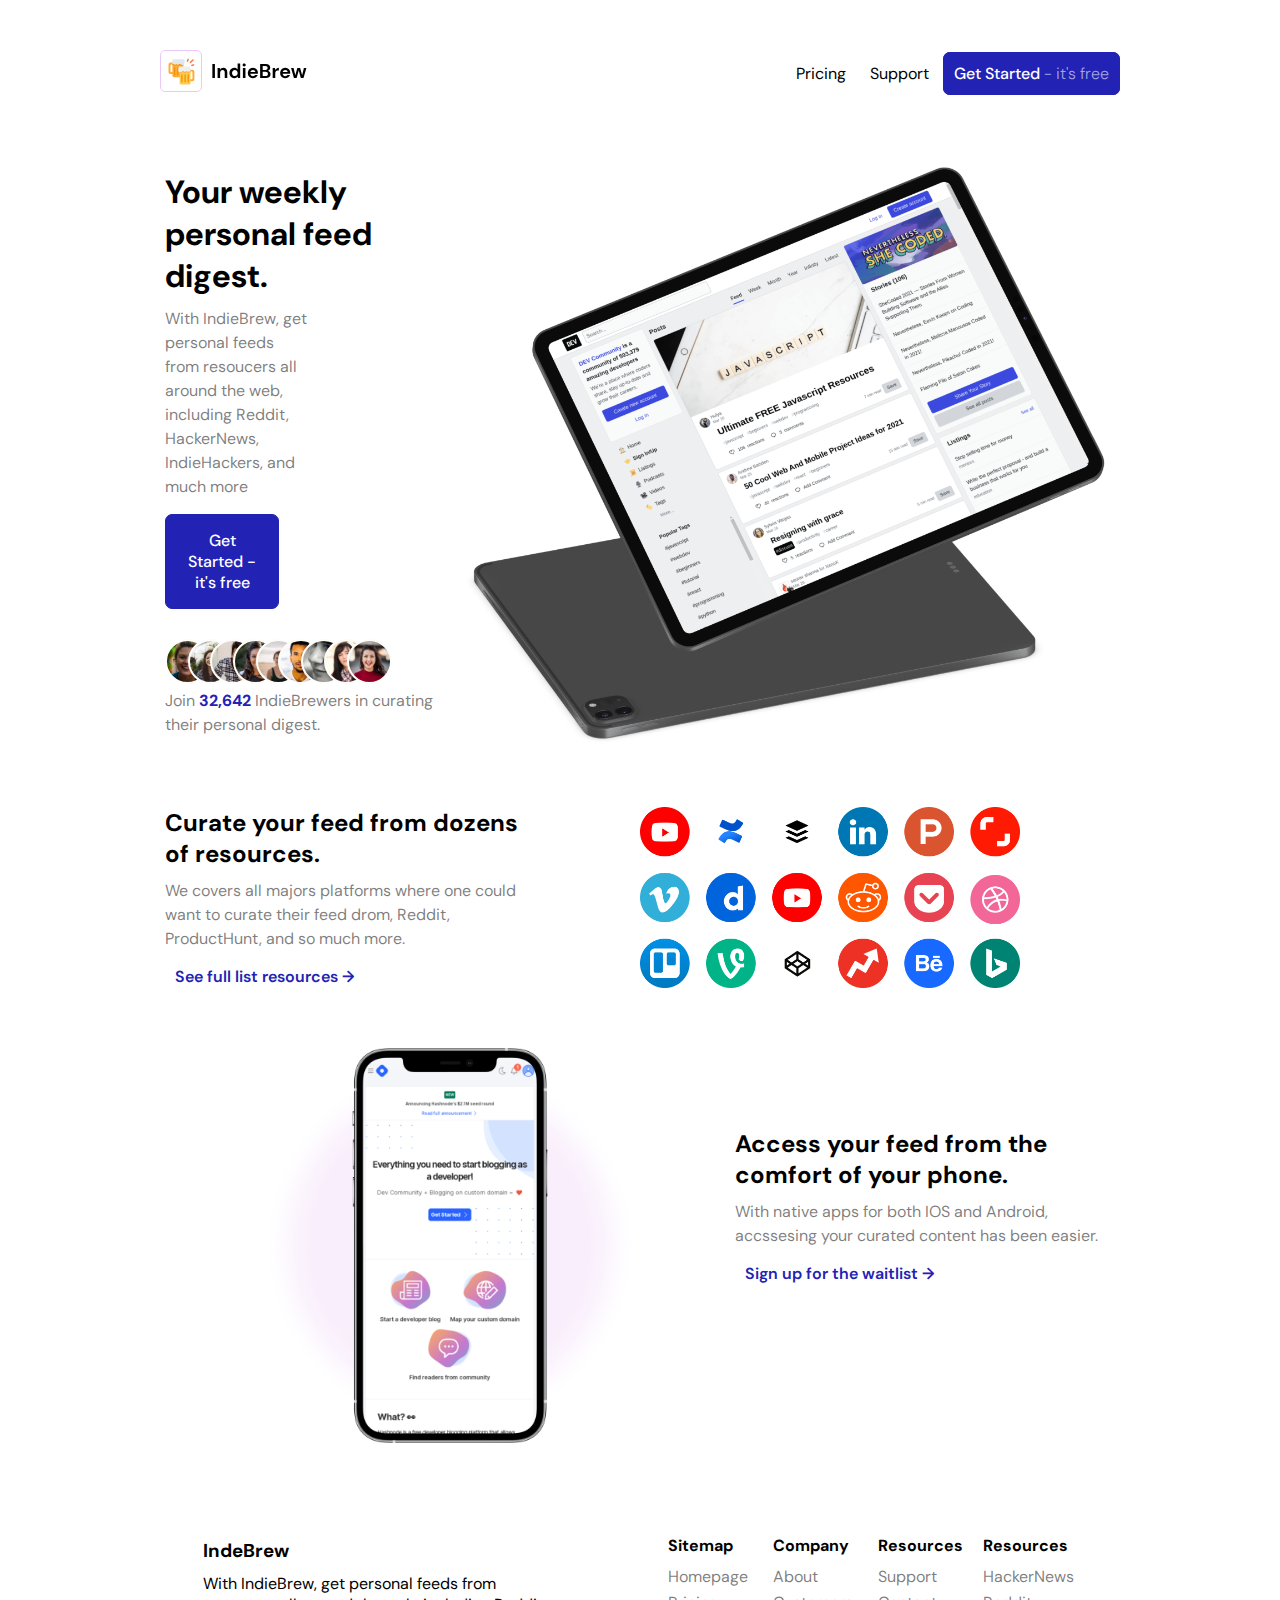
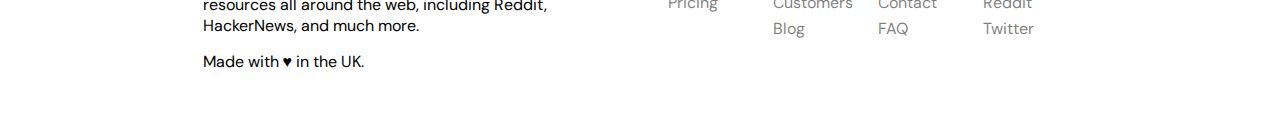
<file: index.html>
<!DOCTYPE html>
<html lang="en">
<head>
    <meta charset="UTF-8">
    <meta name="viewport" content="width=device-width, initial-scale=1.0">
    <link href='https://unpkg.com/boxicons@2.1.4/css/boxicons.min.css' rel='stylesheet'>
    <link rel="stylesheet" href="style.css">
    <title>IndieBrew | Davi de Almeida</title>
</head>
<body>

    <div id="container">

        <navbar id="nav">
            <div id="logo">
                <svg width="147" height="42" viewBox="0 0 147 42" fill="none" xmlns="http://www.w3.org/2000/svg">
                    <path d="M52.36 28V14H54.92V28H52.36ZM57.5734 28V18.08H59.8334L60.0334 19.76C60.3401 19.1733 60.7801 18.7067 61.3534 18.36C61.9401 18.0133 62.6268 17.84 63.4134 17.84C64.6401 17.84 65.5934 18.2267 66.2734 19C66.9534 19.7733 67.2934 20.9067 67.2934 22.4V28H64.7334V22.64C64.7334 21.7867 64.5601 21.1333 64.2134 20.68C63.8668 20.2267 63.3268 20 62.5934 20C61.8734 20 61.2801 20.2533 60.8134 20.76C60.3601 21.2667 60.1334 21.9733 60.1334 22.88V28H57.5734ZM74.3014 28.24C73.3681 28.24 72.5347 28.0133 71.8014 27.56C71.0681 27.1067 70.4881 26.4867 70.0614 25.7C69.6347 24.9133 69.4214 24.02 69.4214 23.02C69.4214 22.02 69.6347 21.1333 70.0614 20.36C70.4881 19.5733 71.0681 18.96 71.8014 18.52C72.5347 18.0667 73.3681 17.84 74.3014 17.84C75.0481 17.84 75.7014 17.98 76.2614 18.26C76.8214 18.54 77.2747 18.9333 77.6214 19.44V13.6H80.1814V28H77.9014L77.6214 26.58C77.3014 27.02 76.8747 27.4067 76.3414 27.74C75.8214 28.0733 75.1414 28.24 74.3014 28.24ZM74.8414 26C75.6681 26 76.3414 25.7267 76.8614 25.18C77.3947 24.62 77.6614 23.9067 77.6614 23.04C77.6614 22.1733 77.3947 21.4667 76.8614 20.92C76.3414 20.36 75.6681 20.08 74.8414 20.08C74.0281 20.08 73.3547 20.3533 72.8214 20.9C72.2881 21.4467 72.0214 22.1533 72.0214 23.02C72.0214 23.8867 72.2881 24.6 72.8214 25.16C73.3547 25.72 74.0281 26 74.8414 26ZM84.1683 16.54C83.7016 16.54 83.3149 16.4 83.0083 16.12C82.7149 15.84 82.5683 15.4867 82.5683 15.06C82.5683 14.6333 82.7149 14.2867 83.0083 14.02C83.3149 13.74 83.7016 13.6 84.1683 13.6C84.6349 13.6 85.0149 13.74 85.3083 14.02C85.6149 14.2867 85.7683 14.6333 85.7683 15.06C85.7683 15.4867 85.6149 15.84 85.3083 16.12C85.0149 16.4 84.6349 16.54 84.1683 16.54ZM82.8883 28V18.08H85.4483V28H82.8883ZM92.9403 28.24C91.9403 28.24 91.0536 28.0267 90.2803 27.6C89.507 27.1733 88.9003 26.5733 88.4603 25.8C88.0203 25.0267 87.8003 24.1333 87.8003 23.12C87.8003 22.0933 88.0136 21.18 88.4403 20.38C88.8803 19.58 89.4803 18.96 90.2403 18.52C91.0136 18.0667 91.9203 17.84 92.9603 17.84C93.9336 17.84 94.7936 18.0533 95.5403 18.48C96.287 18.9067 96.867 19.4933 97.2803 20.24C97.707 20.9733 97.9203 21.7933 97.9203 22.7C97.9203 22.8467 97.9136 23 97.9003 23.16C97.9003 23.32 97.8936 23.4867 97.8803 23.66H90.3403C90.3936 24.4333 90.6603 25.04 91.1403 25.48C91.6336 25.92 92.227 26.14 92.9203 26.14C93.4403 26.14 93.8736 26.0267 94.2203 25.8C94.5803 25.56 94.847 25.2533 95.0203 24.88H97.6203C97.4336 25.5067 97.1203 26.08 96.6803 26.6C96.2536 27.1067 95.7203 27.5067 95.0803 27.8C94.4536 28.0933 93.7403 28.24 92.9403 28.24ZM92.9603 19.92C92.3336 19.92 91.7803 20.1 91.3003 20.46C90.8203 20.8067 90.5136 21.34 90.3803 22.06H95.3203C95.2803 21.4067 95.0403 20.8867 94.6003 20.5C94.1603 20.1133 93.6136 19.92 92.9603 19.92ZM100.133 28V14H105.753C107.207 14 108.313 14.34 109.073 15.02C109.847 15.6867 110.233 16.5467 110.233 17.6C110.233 18.48 109.993 19.1867 109.513 19.72C109.047 20.24 108.473 20.5933 107.793 20.78C108.593 20.94 109.253 21.34 109.773 21.98C110.293 22.6067 110.553 23.34 110.553 24.18C110.553 25.2867 110.153 26.2 109.353 26.92C108.553 27.64 107.42 28 105.953 28H100.133ZM102.693 19.88H105.373C106.093 19.88 106.647 19.7133 107.033 19.38C107.42 19.0467 107.613 18.5733 107.613 17.96C107.613 17.3733 107.42 16.9133 107.033 16.58C106.66 16.2333 106.093 16.06 105.333 16.06H102.693V19.88ZM102.693 25.92H105.553C106.313 25.92 106.9 25.7467 107.313 25.4C107.74 25.04 107.953 24.54 107.953 23.9C107.953 23.2467 107.733 22.7333 107.293 22.36C106.853 21.9867 106.26 21.8 105.513 21.8H102.693V25.92ZM112.691 28V18.08H114.971L115.211 19.94C115.571 19.3 116.057 18.7933 116.671 18.42C117.297 18.0333 118.031 17.84 118.871 17.84V20.54H118.151C117.591 20.54 117.091 20.6267 116.651 20.8C116.211 20.9733 115.864 21.2733 115.611 21.7C115.371 22.1267 115.251 22.72 115.251 23.48V28H112.691ZM125.265 28.24C124.265 28.24 123.378 28.0267 122.605 27.6C121.831 27.1733 121.225 26.5733 120.785 25.8C120.345 25.0267 120.125 24.1333 120.125 23.12C120.125 22.0933 120.338 21.18 120.765 20.38C121.205 19.58 121.805 18.96 122.565 18.52C123.338 18.0667 124.245 17.84 125.285 17.84C126.258 17.84 127.118 18.0533 127.865 18.48C128.611 18.9067 129.191 19.4933 129.605 20.24C130.031 20.9733 130.245 21.7933 130.245 22.7C130.245 22.8467 130.238 23 130.225 23.16C130.225 23.32 130.218 23.4867 130.205 23.66H122.665C122.718 24.4333 122.985 25.04 123.465 25.48C123.958 25.92 124.551 26.14 125.245 26.14C125.765 26.14 126.198 26.0267 126.545 25.8C126.905 25.56 127.171 25.2533 127.345 24.88H129.945C129.758 25.5067 129.445 26.08 129.005 26.6C128.578 27.1067 128.045 27.5067 127.405 27.8C126.778 28.0933 126.065 28.24 125.265 28.24ZM125.285 19.92C124.658 19.92 124.105 20.1 123.625 20.46C123.145 20.8067 122.838 21.34 122.705 22.06H127.645C127.605 21.4067 127.365 20.8867 126.925 20.5C126.485 20.1133 125.938 19.92 125.285 19.92ZM133.947 28L131.047 18.08H133.587L135.307 25.22L137.307 18.08H140.147L142.147 25.22L143.887 18.08H146.427L143.507 28H140.847L138.727 20.58L136.607 28H133.947Z" fill="black"/>
                    <rect x="0.5" y="0.5" width="41" height="41" rx="4.5" fill="white" stroke="#EAC9F8"/>
                    <path d="M10.4908 12.5065H13.0245V14.4294H11.7426C10.4606 14.4294 10.4606 15.0704 10.4606 15.7114V21.0135C10.4606 21.989 11.3858 22.1203 11.3858 22.1203H13.0245V24.0432H10.4908C9.4127 24.0432 8.53845 23.1697 8.53845 22.0916V14.4581C8.53845 13.3807 9.41198 12.5065 10.4908 12.5065Z" fill="#FFAC33"/>
                    <path d="M12.3835 12.5065H23.2786V25.8111C23.2786 26.6006 22.6326 27.2466 21.843 27.2466H13.8191C13.0295 27.2466 12.3835 26.6006 12.3835 25.8111V12.5065Z" fill="#FFAC33"/>
                    <path d="M14.6266 25.3237C14.9804 25.3237 15.2676 25.0373 15.2676 24.6828V17.6335C15.2676 17.2797 14.9812 16.9926 14.6266 16.9926C14.2727 16.9926 13.9856 17.279 13.9856 17.6335V24.6828C13.9856 25.0373 14.2727 25.3237 14.6266 25.3237ZM17.8307 25.3237C18.1846 25.3237 18.4717 25.0373 18.4717 24.6828V17.6335C18.4717 17.2797 18.1853 16.9926 17.8307 16.9926C17.4768 16.9926 17.1897 17.279 17.1897 17.6335V24.6828C17.1905 25.0373 17.4768 25.3237 17.8307 25.3237ZM12.3835 14.7395V12.5065H23.2786V16.0078C23.069 16.0846 22.845 16.1334 22.6089 16.1334C21.7921 16.1334 21.0937 15.6302 20.803 14.9175C20.6322 15.0654 20.4118 15.1572 20.1692 15.1572C19.839 15.1572 19.5483 14.9921 19.3718 14.7409C19.0251 15.2836 18.4214 15.6453 17.7295 15.6453C17.095 15.6453 16.5359 15.3374 16.1798 14.868C16.0018 15.3223 15.5626 15.6453 15.0458 15.6453C14.5828 15.6453 14.1852 15.384 13.9777 15.0043C13.7839 15.0991 13.5686 15.1572 13.3375 15.1572C12.7044 15.1572 12.3835 14.7395 12.3835 14.7395Z" fill="#F4900C"/>
                    <path d="M14.3065 9.3024H22.6376C23.9196 9.3024 24.5605 9.94337 24.5605 11.2253V13.2063C24.5605 14.2844 23.6863 15.158 22.6089 15.158C21.7921 15.158 21.0937 14.6548 20.803 13.9428C20.6322 14.0899 20.4118 14.1825 20.1692 14.1825C19.839 14.1825 19.5483 14.0174 19.3718 13.7662C19.0251 14.3081 18.4214 14.6699 17.7295 14.6699C17.095 14.6699 16.5359 14.362 16.1798 13.8925C16.0018 14.3469 15.5626 14.6699 15.0458 14.6699C14.6007 14.6699 14.2203 14.4258 14.0071 14.0691C13.8342 14.2335 13.6023 14.3361 13.3446 14.3361C12.8135 14.3361 12.3835 13.9055 12.3835 13.375V11.2253C12.3835 9.94337 13.0245 9.3024 14.3065 9.3024Z" fill="#E1E8ED"/>
                    <path d="M30.4269 13.2602C30.2431 13.2602 30.0594 13.1899 29.9194 13.0499C29.6388 12.7692 29.6388 12.3149 29.9194 12.0342L32.4689 9.48615C32.7496 9.20622 33.2032 9.20622 33.4839 9.48615C33.7645 9.76608 33.7645 10.2212 33.4839 10.5018L30.9344 13.0499C30.7944 13.1906 30.6106 13.2602 30.4269 13.2602ZM27.4381 12.0421C27.3599 12.0421 27.2795 12.0285 27.2012 12.0012C26.8273 11.8706 26.6299 11.4615 26.7605 11.0868L27.4568 9.0964C27.5881 8.72245 27.9965 8.52506 28.3712 8.65569C28.7452 8.78633 28.9425 9.19546 28.8119 9.57013L28.1157 11.5605C28.0123 11.857 27.7345 12.0421 27.4381 12.0421ZM31.8474 16.1865C31.5516 16.1865 31.2746 16.0021 31.1705 15.7078C31.0384 15.3338 31.2351 14.924 31.6083 14.7919L33.3985 14.1596C33.7731 14.0268 34.1823 14.2242 34.3143 14.5974C34.4464 14.9714 34.2497 15.3812 33.8765 15.5133L32.0864 16.1456C32.0067 16.1736 31.9263 16.1865 31.8474 16.1865Z" fill="#FA743E"/>
                    <path d="M32.4259 19.6842H29.8922V21.6071H31.1741C32.456 21.6071 32.456 22.2481 32.456 22.889V28.1912C32.456 29.1667 31.5308 29.298 31.5308 29.298H29.8922V31.2209H32.4259C33.504 31.2209 34.3782 30.3474 34.3782 29.2693V21.6358C34.3782 20.5584 33.5047 19.6842 32.4259 19.6842Z" fill="#FFAC33"/>
                    <path d="M30.5331 19.6842H19.6381V32.9888C19.6381 33.7783 20.2841 34.4243 21.0736 34.4243H29.0976C29.8871 34.4243 30.5331 33.7783 30.5331 32.9888V19.6842Z" fill="#FFCC4D"/>
                    <path d="M21.8811 32.5014C21.5273 32.5014 21.2402 32.2151 21.2402 31.8605V24.8113C21.2402 24.4574 21.5273 24.1703 21.8811 24.1703C22.235 24.1703 22.5221 24.4567 22.5221 24.8113V31.8605C22.5221 32.2151 22.235 32.5014 21.8811 32.5014ZM28.2901 32.5014C27.9363 32.5014 27.6491 32.2151 27.6491 31.8605V24.8113C27.6491 24.4574 27.9355 24.1703 28.2901 24.1703C28.644 24.1703 28.9311 24.4567 28.9311 24.8113V31.8605C28.9311 32.2151 28.644 32.5014 28.2901 32.5014ZM25.086 32.5014C24.7321 32.5014 24.445 32.2151 24.445 31.8605V24.8113C24.445 24.4574 24.7314 24.1703 25.086 24.1703C25.4406 24.1703 25.727 24.4567 25.727 24.8113V31.8605C25.7262 32.2151 25.4398 32.5014 25.086 32.5014Z" fill="#F4900C"/>
                    <path d="M30.5331 21.9172V19.6842H19.6381V23.1855C19.8477 23.2623 20.0716 23.3111 20.3077 23.3111C21.1246 23.3111 21.823 22.8079 22.1137 22.0952C22.2845 22.2431 22.5048 22.3349 22.7474 22.3349C23.0776 22.3349 23.3683 22.1698 23.5449 21.9186C23.8916 22.4613 24.4952 22.823 25.1871 22.823C25.8217 22.823 26.3808 22.5151 26.7368 22.0457C26.9148 22.5 27.3541 22.823 27.8709 22.823C28.3339 22.823 28.7315 22.5617 28.9389 22.182C29.1327 22.2768 29.3481 22.3349 29.5792 22.3349C30.2123 22.3349 30.5331 21.9172 30.5331 21.9172Z" fill="#FFAC33"/>
                    <path d="M28.6102 16.4801H20.279C18.9971 16.4801 18.3561 17.1211 18.3561 18.403V20.3841C18.3561 21.4621 19.2304 22.3357 20.3078 22.3357C21.1246 22.3357 21.823 21.8325 22.1137 21.1205C22.2845 21.2676 22.5049 21.3602 22.7475 21.3602C23.0776 21.3602 23.3683 21.1951 23.5449 20.9439C23.8916 21.4858 24.4952 21.8476 25.1872 21.8476C25.8217 21.8476 26.3808 21.5397 26.7368 21.0702C26.9148 21.5246 27.3541 21.8476 27.8709 21.8476C28.3159 21.8476 28.6963 21.6035 28.9095 21.2468C29.0818 21.4112 29.3143 21.5138 29.5713 21.5138C30.1025 21.5138 30.5324 21.0832 30.5324 20.5527V18.403C30.5331 17.1211 29.8921 16.4801 28.6102 16.4801Z" fill="#EEEEEE"/>
                    </svg>
            </div>
            <div id="menu">
                <svg width="24" height="20" viewBox="0 0 24 20" fill="none" xmlns="http://www.w3.org/2000/svg">
                <path d="M24 4H0V0H24V4ZM24 8H0V12H24V8ZM24 16H0V20H24V16Z" fill="black"/>
                </svg>
            </div>
            <div id="menualt">
                <ul>
                    <li>Pricing</li>
                    <li>Support</li>
                    <li class="startbtn"><a href="sign-up.html">Get Started <span>- it's free</span></a></li>
                </ul>
            </div>
        </navbar>

        <div id="content">

            <div class="part-one">
                <img id="tabletimg" src="Assets/Feed Mockup.png">
                <div class="aside-content-one">
                    <h1>Your weekly personal feed digest.</h1>
                    <div id="intro">
                        <p>With IndieBrew, get personal feeds from resoucers all around the web, including Reddit, HackerNews, IndieHackers, and much more</p>
                    </div>
                    <div class="startbtn">
                        Get Started <span>- it's free</span>
                    </div>
                    <div id="user-avatars">
                        <svg width="227" height="45" viewBox="0 0 227 45" fill="none" xmlns="http://www.w3.org/2000/svg" xmlns:xlink="http://www.w3.org/1999/xlink">
                            <circle cx="22.5" cy="22.5" r="21.5" fill="url(#pattern0)" stroke="#FDFCF9" stroke-width="2"/>
                            <circle cx="45.5" cy="22.5" r="21.5" fill="url(#pattern1)" stroke="#FDFCF9" stroke-width="2"/>
                            <path d="M90 22.5C90 34.3535 80.1711 44 68 44C55.8289 44 46 34.3535 46 22.5C46 10.6465 55.8289 1 68 1C80.1711 1 90 10.6465 90 22.5Z" fill="url(#pattern2)" stroke="#FDFCF9" stroke-width="2"/>
                            <circle cx="90.5" cy="22.5" r="21.5" fill="url(#pattern3)" stroke="#FDFCF9" stroke-width="2"/>
                            <circle cx="113.5" cy="22.5" r="21.5" fill="url(#pattern4)" stroke="#FDFCF9" stroke-width="2"/>
                            <path d="M158 22.5C158 34.3535 148.171 44 136 44C123.829 44 114 34.3535 114 22.5C114 10.6465 123.829 1 136 1C148.171 1 158 10.6465 158 22.5Z" fill="url(#pattern5)" stroke="#FDFCF9" stroke-width="2"/>
                            <path d="M181 22.5C181 34.3535 171.171 44 159 44C146.829 44 137 34.3535 137 22.5C137 10.6465 146.829 1 159 1C171.171 1 181 10.6465 181 22.5Z" fill="url(#pattern6)" stroke="#FDFCF9" stroke-width="2"/>
                            <circle cx="181.5" cy="22.5" r="21.5" fill="url(#pattern7)" stroke="#FDFCF9" stroke-width="2"/>
                            <circle cx="204.5" cy="22.5" r="21.5" fill="url(#pattern8)" stroke="#FDFCF9" stroke-width="2"/>
                            <defs>
                            <pattern id="pattern0" patternContentUnits="objectBoundingBox" width="1" height="1">
                            <use xlink:href="#image0" transform="scale(0.005)"/>
                            </pattern>
                            <pattern id="pattern1" patternContentUnits="objectBoundingBox" width="1" height="1">
                            <use xlink:href="#image1" transform="scale(0.005)"/>
                            </pattern>
                            <pattern id="pattern2" patternContentUnits="objectBoundingBox" width="1" height="1">
                            <use xlink:href="#image2" transform="translate(0 -0.0111111) scale(0.005 0.00511111)"/>
                            </pattern>
                            <pattern id="pattern3" patternContentUnits="objectBoundingBox" width="1" height="1">
                            <use xlink:href="#image3" transform="scale(0.005)"/>
                            </pattern>
                            <pattern id="pattern4" patternContentUnits="objectBoundingBox" width="1" height="1">
                            <use xlink:href="#image4" transform="scale(0.005)"/>
                            </pattern>
                            <pattern id="pattern5" patternContentUnits="objectBoundingBox" width="1" height="1">
                            <use xlink:href="#image5" transform="translate(0 -0.0111111) scale(0.005 0.00511111)"/>
                            </pattern>
                            <pattern id="pattern6" patternContentUnits="objectBoundingBox" width="1" height="1">
                            <use xlink:href="#image6" transform="translate(0 -0.0111111) scale(0.005 0.00511111)"/>
                            </pattern>
                            <pattern id="pattern7" patternContentUnits="objectBoundingBox" width="1" height="1">
                            <use xlink:href="#image7" transform="scale(0.005)"/>
                            </pattern>
                            <pattern id="pattern8" patternContentUnits="objectBoundingBox" width="1" height="1">
                            <use xlink:href="#image8" transform="scale(0.005)"/>
                            </pattern>
                            <image id="image0" width="200" height="200" xlink:href="[data-uri]"/>
                            <image id="image1" width="200" height="200" xlink:href="[data-uri]"/>
                            <image id="image2" width="200" height="200" xlink:href="[data-uri]"/>
                            <image id="image3" width="200" height="200" xlink:href="[data-uri]"/>
                            <image id="image4" width="200" height="200" xlink:href="[data-uri]"/>
                            <image id="image5" width="200" height="200" xlink:href="[data-uri]"/>
                            <image id="image6" width="200" height="200" xlink:href="[data-uri]"/>
                            <image id="image7" width="200" height="200" xlink:href="[data-uri]"/>
                            <image id="image8" width="200" height="200" xlink:href="[data-uri]"/>
                            </defs>
                            </svg>
                            <p>Join <strong>32,642</strong> IndieBrewers in curating their personal digest.</p>
                    </div>
                </div>
            </div>
                
            <div class="part">
                <img id="mediaimg" src="Assets/Social Media Icons.png">
                <div class="aside-content">
                    <h2>Curate your feed from dozens of resources.</h2>
                    <p>We covers all majors platforms where one could want to curate their feed drom, Reddit, ProductHunt, and so much more.</p>
                    <a href="sign-up.html">See full list resources &#8594;</a>
                </div>
            </div>

            <div class="part">
                <img id="phoneimg" src="Assets/Phone Mockup.png">
                <div class="aside-content">
                    <h2>Access your feed from the comfort of your phone.</h2>
                    <p>With native apps for both IOS and Android, accssesing your curated content has been easier.</p>
                    <a id="signin" href="sign-up.html">Sign up for the waitlist &#8594;</a>
                </div>
            </div>

        </div>
                <div class="aside-content-third">
                    <div id="despedida">
                        <h3>IndeBrew</h3>
                        <p>With IndieBrew, get personal feeds from resources all around the web, including Reddit, HackerNews, and much more.</p>
                        <p id="bye">Made with &#9829; in the UK.</p>
                    </div>
                    
                    
                                <div id="footer">
                    <div class="fcontent">
                        <h4>Sitemap</h4>
                        <ul>
                            <li>Homepage</li>
                            <li>Pricing</li>
                        </ul>
                    </div>
                    <div class="fcontent">
                        <h4>Company</h4>
                        <ul>
                            <li>About</li>
                            <li>Customers</li>
                            <li>Blog</li>
                        </ul>
                    </div>
                    <div class="fcontent">
                        <h4>Resources</h4>
                        <ul>
                            <li>Support</li>
                            <li>Contact</li>
                            <li>FAQ</li>
                        </ul>
                    </div>
                    <div class="fcontent">
                        <h4>Resources</h4>
                        <ul>
                            <li>HackerNews</li>
                            <li>Reddit</li>
                            <li>Twitter</li>
                        </ul>
                    </div>
                                </div>
                </div>

    </div>

</body>
</html>
</file>
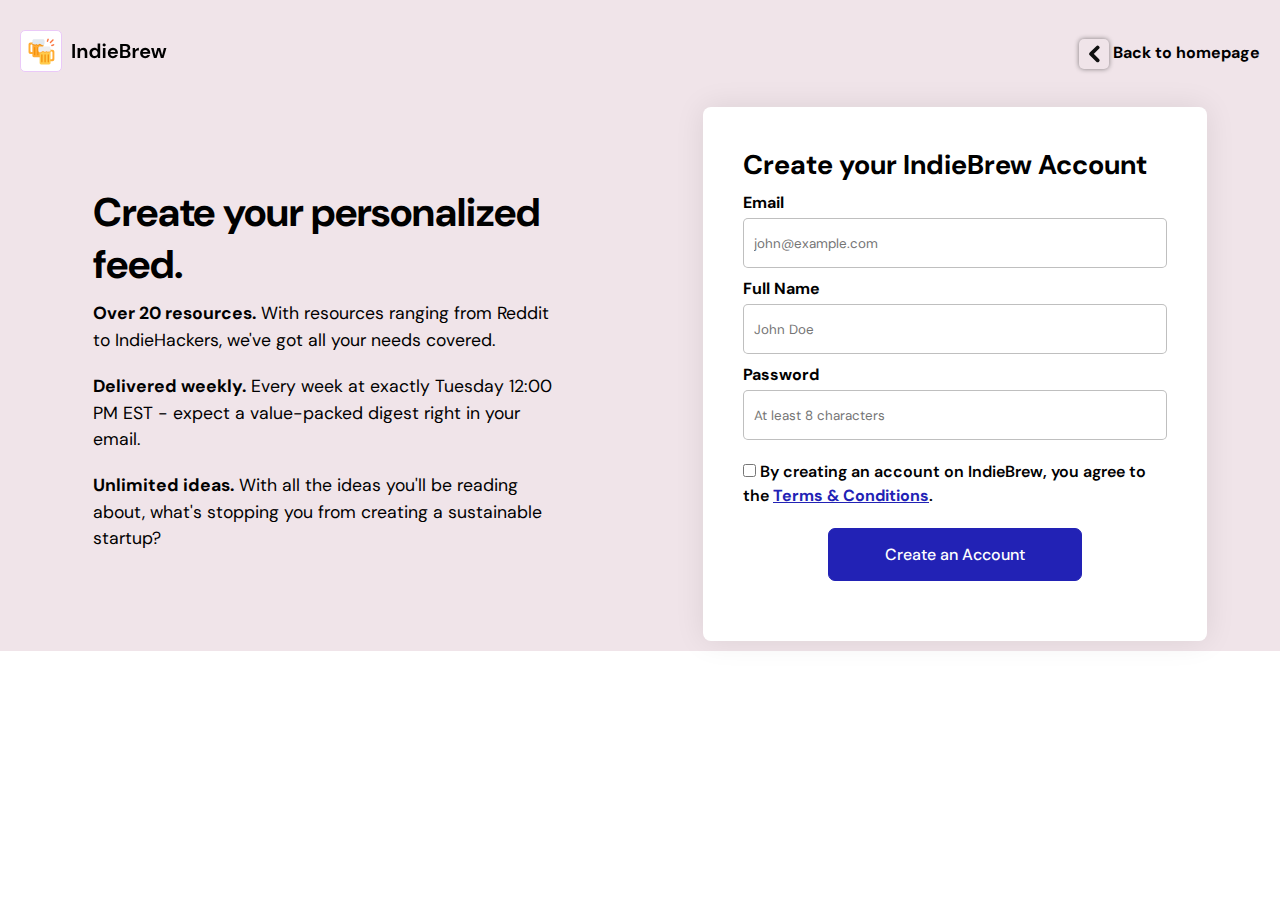
<file: sign-up.html>
<!DOCTYPE html>
<html lang="en">
<head>
    <meta charset="UTF-8">
    <meta name="viewport" content="width=device-width, initial-scale=1.0">
    <link rel="stylesheet" href="stylesu.css">
    <title>Sign Up</title>
</head>
<body>
    <div id="su-container">

        <header>
            <div id="logo">
                <svg width="147" height="42" viewBox="0 0 147 42" fill="none" xmlns="http://www.w3.org/2000/svg">
                <path d="M52.36 28V14H54.92V28H52.36ZM57.5734 28V18.08H59.8334L60.0334 19.76C60.3401 19.1733 60.7801 18.7067 61.3534 18.36C61.9401 18.0133 62.6268 17.84 63.4134 17.84C64.6401 17.84 65.5934 18.2267 66.2734 19C66.9534 19.7733 67.2934 20.9067 67.2934 22.4V28H64.7334V22.64C64.7334 21.7867 64.5601 21.1333 64.2134 20.68C63.8668 20.2267 63.3268 20 62.5934 20C61.8734 20 61.2801 20.2533 60.8134 20.76C60.3601 21.2667 60.1334 21.9733 60.1334 22.88V28H57.5734ZM74.3014 28.24C73.3681 28.24 72.5347 28.0133 71.8014 27.56C71.0681 27.1067 70.4881 26.4867 70.0614 25.7C69.6347 24.9133 69.4214 24.02 69.4214 23.02C69.4214 22.02 69.6347 21.1333 70.0614 20.36C70.4881 19.5733 71.0681 18.96 71.8014 18.52C72.5347 18.0667 73.3681 17.84 74.3014 17.84C75.0481 17.84 75.7014 17.98 76.2614 18.26C76.8214 18.54 77.2747 18.9333 77.6214 19.44V13.6H80.1814V28H77.9014L77.6214 26.58C77.3014 27.02 76.8747 27.4067 76.3414 27.74C75.8214 28.0733 75.1414 28.24 74.3014 28.24ZM74.8414 26C75.6681 26 76.3414 25.7267 76.8614 25.18C77.3947 24.62 77.6614 23.9067 77.6614 23.04C77.6614 22.1733 77.3947 21.4667 76.8614 20.92C76.3414 20.36 75.6681 20.08 74.8414 20.08C74.0281 20.08 73.3547 20.3533 72.8214 20.9C72.2881 21.4467 72.0214 22.1533 72.0214 23.02C72.0214 23.8867 72.2881 24.6 72.8214 25.16C73.3547 25.72 74.0281 26 74.8414 26ZM84.1683 16.54C83.7016 16.54 83.3149 16.4 83.0083 16.12C82.7149 15.84 82.5683 15.4867 82.5683 15.06C82.5683 14.6333 82.7149 14.2867 83.0083 14.02C83.3149 13.74 83.7016 13.6 84.1683 13.6C84.6349 13.6 85.0149 13.74 85.3083 14.02C85.6149 14.2867 85.7683 14.6333 85.7683 15.06C85.7683 15.4867 85.6149 15.84 85.3083 16.12C85.0149 16.4 84.6349 16.54 84.1683 16.54ZM82.8883 28V18.08H85.4483V28H82.8883ZM92.9403 28.24C91.9403 28.24 91.0536 28.0267 90.2803 27.6C89.507 27.1733 88.9003 26.5733 88.4603 25.8C88.0203 25.0267 87.8003 24.1333 87.8003 23.12C87.8003 22.0933 88.0136 21.18 88.4403 20.38C88.8803 19.58 89.4803 18.96 90.2403 18.52C91.0136 18.0667 91.9203 17.84 92.9603 17.84C93.9336 17.84 94.7936 18.0533 95.5403 18.48C96.287 18.9067 96.867 19.4933 97.2803 20.24C97.707 20.9733 97.9203 21.7933 97.9203 22.7C97.9203 22.8467 97.9136 23 97.9003 23.16C97.9003 23.32 97.8936 23.4867 97.8803 23.66H90.3403C90.3936 24.4333 90.6603 25.04 91.1403 25.48C91.6336 25.92 92.227 26.14 92.9203 26.14C93.4403 26.14 93.8736 26.0267 94.2203 25.8C94.5803 25.56 94.847 25.2533 95.0203 24.88H97.6203C97.4336 25.5067 97.1203 26.08 96.6803 26.6C96.2536 27.1067 95.7203 27.5067 95.0803 27.8C94.4536 28.0933 93.7403 28.24 92.9403 28.24ZM92.9603 19.92C92.3336 19.92 91.7803 20.1 91.3003 20.46C90.8203 20.8067 90.5136 21.34 90.3803 22.06H95.3203C95.2803 21.4067 95.0403 20.8867 94.6003 20.5C94.1603 20.1133 93.6136 19.92 92.9603 19.92ZM100.133 28V14H105.753C107.207 14 108.313 14.34 109.073 15.02C109.847 15.6867 110.233 16.5467 110.233 17.6C110.233 18.48 109.993 19.1867 109.513 19.72C109.047 20.24 108.473 20.5933 107.793 20.78C108.593 20.94 109.253 21.34 109.773 21.98C110.293 22.6067 110.553 23.34 110.553 24.18C110.553 25.2867 110.153 26.2 109.353 26.92C108.553 27.64 107.42 28 105.953 28H100.133ZM102.693 19.88H105.373C106.093 19.88 106.647 19.7133 107.033 19.38C107.42 19.0467 107.613 18.5733 107.613 17.96C107.613 17.3733 107.42 16.9133 107.033 16.58C106.66 16.2333 106.093 16.06 105.333 16.06H102.693V19.88ZM102.693 25.92H105.553C106.313 25.92 106.9 25.7467 107.313 25.4C107.74 25.04 107.953 24.54 107.953 23.9C107.953 23.2467 107.733 22.7333 107.293 22.36C106.853 21.9867 106.26 21.8 105.513 21.8H102.693V25.92ZM112.691 28V18.08H114.971L115.211 19.94C115.571 19.3 116.057 18.7933 116.671 18.42C117.297 18.0333 118.031 17.84 118.871 17.84V20.54H118.151C117.591 20.54 117.091 20.6267 116.651 20.8C116.211 20.9733 115.864 21.2733 115.611 21.7C115.371 22.1267 115.251 22.72 115.251 23.48V28H112.691ZM125.265 28.24C124.265 28.24 123.378 28.0267 122.605 27.6C121.831 27.1733 121.225 26.5733 120.785 25.8C120.345 25.0267 120.125 24.1333 120.125 23.12C120.125 22.0933 120.338 21.18 120.765 20.38C121.205 19.58 121.805 18.96 122.565 18.52C123.338 18.0667 124.245 17.84 125.285 17.84C126.258 17.84 127.118 18.0533 127.865 18.48C128.611 18.9067 129.191 19.4933 129.605 20.24C130.031 20.9733 130.245 21.7933 130.245 22.7C130.245 22.8467 130.238 23 130.225 23.16C130.225 23.32 130.218 23.4867 130.205 23.66H122.665C122.718 24.4333 122.985 25.04 123.465 25.48C123.958 25.92 124.551 26.14 125.245 26.14C125.765 26.14 126.198 26.0267 126.545 25.8C126.905 25.56 127.171 25.2533 127.345 24.88H129.945C129.758 25.5067 129.445 26.08 129.005 26.6C128.578 27.1067 128.045 27.5067 127.405 27.8C126.778 28.0933 126.065 28.24 125.265 28.24ZM125.285 19.92C124.658 19.92 124.105 20.1 123.625 20.46C123.145 20.8067 122.838 21.34 122.705 22.06H127.645C127.605 21.4067 127.365 20.8867 126.925 20.5C126.485 20.1133 125.938 19.92 125.285 19.92ZM133.947 28L131.047 18.08H133.587L135.307 25.22L137.307 18.08H140.147L142.147 25.22L143.887 18.08H146.427L143.507 28H140.847L138.727 20.58L136.607 28H133.947Z" fill="black"/>
                <rect x="0.5" y="0.5" width="41" height="41" rx="4.5" fill="white" stroke="#EAC9F8"/>
                <path d="M10.4908 12.5065H13.0245V14.4294H11.7426C10.4606 14.4294 10.4606 15.0704 10.4606 15.7114V21.0135C10.4606 21.989 11.3858 22.1203 11.3858 22.1203H13.0245V24.0432H10.4908C9.4127 24.0432 8.53845 23.1697 8.53845 22.0916V14.4581C8.53845 13.3807 9.41198 12.5065 10.4908 12.5065Z" fill="#FFAC33"/>
                <path d="M12.3835 12.5065H23.2786V25.8111C23.2786 26.6006 22.6326 27.2466 21.843 27.2466H13.8191C13.0295 27.2466 12.3835 26.6006 12.3835 25.8111V12.5065Z" fill="#FFAC33"/>
                <path d="M14.6266 25.3237C14.9804 25.3237 15.2676 25.0373 15.2676 24.6828V17.6335C15.2676 17.2797 14.9812 16.9926 14.6266 16.9926C14.2727 16.9926 13.9856 17.279 13.9856 17.6335V24.6828C13.9856 25.0373 14.2727 25.3237 14.6266 25.3237ZM17.8307 25.3237C18.1846 25.3237 18.4717 25.0373 18.4717 24.6828V17.6335C18.4717 17.2797 18.1853 16.9926 17.8307 16.9926C17.4768 16.9926 17.1897 17.279 17.1897 17.6335V24.6828C17.1905 25.0373 17.4768 25.3237 17.8307 25.3237ZM12.3835 14.7395V12.5065H23.2786V16.0078C23.069 16.0846 22.845 16.1334 22.6089 16.1334C21.7921 16.1334 21.0937 15.6302 20.803 14.9175C20.6322 15.0654 20.4118 15.1572 20.1692 15.1572C19.839 15.1572 19.5483 14.9921 19.3718 14.7409C19.0251 15.2836 18.4214 15.6453 17.7295 15.6453C17.095 15.6453 16.5359 15.3374 16.1798 14.868C16.0018 15.3223 15.5626 15.6453 15.0458 15.6453C14.5828 15.6453 14.1852 15.384 13.9777 15.0043C13.7839 15.0991 13.5686 15.1572 13.3375 15.1572C12.7044 15.1572 12.3835 14.7395 12.3835 14.7395Z" fill="#F4900C"/>
                <path d="M14.3065 9.3024H22.6376C23.9196 9.3024 24.5605 9.94337 24.5605 11.2253V13.2063C24.5605 14.2844 23.6863 15.158 22.6089 15.158C21.7921 15.158 21.0937 14.6548 20.803 13.9428C20.6322 14.0899 20.4118 14.1825 20.1692 14.1825C19.839 14.1825 19.5483 14.0174 19.3718 13.7662C19.0251 14.3081 18.4214 14.6699 17.7295 14.6699C17.095 14.6699 16.5359 14.362 16.1798 13.8925C16.0018 14.3469 15.5626 14.6699 15.0458 14.6699C14.6007 14.6699 14.2203 14.4258 14.0071 14.0691C13.8342 14.2335 13.6023 14.3361 13.3446 14.3361C12.8135 14.3361 12.3835 13.9055 12.3835 13.375V11.2253C12.3835 9.94337 13.0245 9.3024 14.3065 9.3024Z" fill="#E1E8ED"/>
                <path d="M30.4269 13.2602C30.2431 13.2602 30.0594 13.1899 29.9194 13.0499C29.6388 12.7692 29.6388 12.3149 29.9194 12.0342L32.4689 9.48615C32.7496 9.20622 33.2032 9.20622 33.4839 9.48615C33.7645 9.76608 33.7645 10.2212 33.4839 10.5018L30.9344 13.0499C30.7944 13.1906 30.6106 13.2602 30.4269 13.2602ZM27.4381 12.0421C27.3599 12.0421 27.2795 12.0285 27.2012 12.0012C26.8273 11.8706 26.6299 11.4615 26.7605 11.0868L27.4568 9.0964C27.5881 8.72245 27.9965 8.52506 28.3712 8.65569C28.7452 8.78633 28.9425 9.19546 28.8119 9.57013L28.1157 11.5605C28.0123 11.857 27.7345 12.0421 27.4381 12.0421ZM31.8474 16.1865C31.5516 16.1865 31.2746 16.0021 31.1705 15.7078C31.0384 15.3338 31.2351 14.924 31.6083 14.7919L33.3985 14.1596C33.7731 14.0268 34.1823 14.2242 34.3143 14.5974C34.4464 14.9714 34.2497 15.3812 33.8765 15.5133L32.0864 16.1456C32.0067 16.1736 31.9263 16.1865 31.8474 16.1865Z" fill="#FA743E"/>
                <path d="M32.4259 19.6842H29.8922V21.6071H31.1741C32.456 21.6071 32.456 22.2481 32.456 22.889V28.1912C32.456 29.1667 31.5308 29.298 31.5308 29.298H29.8922V31.2209H32.4259C33.504 31.2209 34.3782 30.3474 34.3782 29.2693V21.6358C34.3782 20.5584 33.5047 19.6842 32.4259 19.6842Z" fill="#FFAC33"/>
                <path d="M30.5331 19.6842H19.6381V32.9888C19.6381 33.7783 20.2841 34.4243 21.0736 34.4243H29.0976C29.8871 34.4243 30.5331 33.7783 30.5331 32.9888V19.6842Z" fill="#FFCC4D"/>
                <path d="M21.8811 32.5014C21.5273 32.5014 21.2402 32.2151 21.2402 31.8605V24.8113C21.2402 24.4574 21.5273 24.1703 21.8811 24.1703C22.235 24.1703 22.5221 24.4567 22.5221 24.8113V31.8605C22.5221 32.2151 22.235 32.5014 21.8811 32.5014ZM28.2901 32.5014C27.9363 32.5014 27.6491 32.2151 27.6491 31.8605V24.8113C27.6491 24.4574 27.9355 24.1703 28.2901 24.1703C28.644 24.1703 28.9311 24.4567 28.9311 24.8113V31.8605C28.9311 32.2151 28.644 32.5014 28.2901 32.5014ZM25.086 32.5014C24.7321 32.5014 24.445 32.2151 24.445 31.8605V24.8113C24.445 24.4574 24.7314 24.1703 25.086 24.1703C25.4406 24.1703 25.727 24.4567 25.727 24.8113V31.8605C25.7262 32.2151 25.4398 32.5014 25.086 32.5014Z" fill="#F4900C"/>
                <path d="M30.5331 21.9172V19.6842H19.6381V23.1855C19.8477 23.2623 20.0716 23.3111 20.3077 23.3111C21.1246 23.3111 21.823 22.8079 22.1137 22.0952C22.2845 22.2431 22.5048 22.3349 22.7474 22.3349C23.0776 22.3349 23.3683 22.1698 23.5449 21.9186C23.8916 22.4613 24.4952 22.823 25.1871 22.823C25.8217 22.823 26.3808 22.5151 26.7368 22.0457C26.9148 22.5 27.3541 22.823 27.8709 22.823C28.3339 22.823 28.7315 22.5617 28.9389 22.182C29.1327 22.2768 29.3481 22.3349 29.5792 22.3349C30.2123 22.3349 30.5331 21.9172 30.5331 21.9172Z" fill="#FFAC33"/>
                <path d="M28.6102 16.4801H20.279C18.9971 16.4801 18.3561 17.1211 18.3561 18.403V20.3841C18.3561 21.4621 19.2304 22.3357 20.3078 22.3357C21.1246 22.3357 21.823 21.8325 22.1137 21.1205C22.2845 21.2676 22.5049 21.3602 22.7475 21.3602C23.0776 21.3602 23.3683 21.1951 23.5449 20.9439C23.8916 21.4858 24.4952 21.8476 25.1872 21.8476C25.8217 21.8476 26.3808 21.5397 26.7368 21.0702C26.9148 21.5246 27.3541 21.8476 27.8709 21.8476C28.3159 21.8476 28.6963 21.6035 28.9095 21.2468C29.0818 21.4112 29.3143 21.5138 29.5713 21.5138C30.1025 21.5138 30.5324 21.0832 30.5324 20.5527V18.403C30.5331 17.1211 29.8921 16.4801 28.6102 16.4801Z" fill="#EEEEEE"/>
                </svg>
            </div>

            <div id="back-icon">
                <a href="index.html">
                    <svg width="12" height="19" viewBox="0 0 12 19" fill="none" xmlns="http://www.w3.org/2000/svg">
                    <path d="M9.83533 2.64001L2.94592 9.39434L9.83533 16.1487" stroke="#101010" stroke-width="4" stroke-linecap="round" stroke-linejoin="round"/>
                    </svg>
                    <span>Back to homepage</span>                        
                </a>
            </div>

        </header>

        <div id="su-content">

            <div id="vantagens">
                <h1>Create your personalized feed.</h1>
                <p><strong>Over 20 resources.</strong> With resources ranging from Reddit to IndieHackers, we've got all your needs covered.</p>
                <p><strong>Delivered weekly.</strong> Every week at exactly Tuesday 12:00 PM EST - expect a value-packed digest right in your email.</p>
                <p><strong>Unlimited ideas.</strong> With all the ideas you'll be reading about, what's stopping you from creating a sustainable startup?</p>
            </div>

            <form>

                    <h2>Create your IndieBrew Account</h2>
                    <div class="field">
                        <label for="iemail">Email</label>
                        <input type="email" id="iemail" placeholder="john@example.com">
                    </div>
                    <div class="field">
                        <label for="iname">Full Name</label>
                        <input type="text" id="iname" placeholder="John Doe">
                    </div>
                    <div class="field">
                        <label for="ipass">Password</label>
                        <input type="password" id="ipass" placeholder="At least 8 characters">
                    </div>
                    <div id="accept-term">
                        <input type="checkbox" id="iaccept">
                        <label for="iaccept">By creating an account on IndieBrew, you agree to the <span>Terms & Conditions</span>.</label>
                    </div>
                    <div class="creatbtn">
                        <a href="#">Create an Account</a>
                    </div>

            </form>

        </div>

    </div>
</body>
</html>
</file>
<file: style.css>
@charset "UTF-8";
@import url('https://fonts.googleapis.com/css2?family=DM+Sans:opsz,wght@9..40,100;9..40,200;9..40,300;9..40,400;9..40,500;9..40,600;9..40,700;9..40,800;9..40,900&display=swap');

* {
    margin: 0;
    padding: 0;
    box-sizing: border-box;font-family: 'DM Sans', sans-serif;
}

#container {
    width: 100%;
    height: 100%;

    display: flex;
    flex-direction: column;
    justify-content: center;
}

#nav {
    display: flex;
    flex-direction: row;
    align-items: center;

    margin-top: 30px;
    padding: 20px;
    height: 15%;
    width: 100%;
}

#logo {
    justify-content: flex-start;
}

#menu {
    margin-left: auto;
}

#menualt {
    display: none;
}

#content {
    display: flex;
    flex-direction: column;
    justify-content: center;


    width: 100%;
    padding: 25px;
}

img#tabletimg {
    display: block;
    margin: auto;
    width: 70%;
    padding: 10px;
}

#content h1 {
    font-weight: 700;
    margin: 10px 0;
}

#content p {
    color: #00000085;
    line-height: 1.5em;
    margin-bottom: 5px;
}

.startbtn {
    background-color: #2222b5;
    color: #fff;
    font-weight: 500;
    text-align: center;
    border: 1px solid #2222b5;
    border-radius: 7px;
    padding: 15px;
    margin: 10px 0 20px 0;
    width: 60%;
    cursor: pointer;
}

.startbtn {
    color: #fff;
}

.startbtn a {
    text-decoration: none;
    color: #fff;
}

#startbtn span {
    font-weight: 300;
    color: #ffffff97;
}

#user-avatars {
    margin: 10px 0;
}

#user-avatars strong {
    color: #2222b5;
    font-weight: 700;
}

#mediaimg {
    display: block;
    margin: auto;
    width: 70%;
    padding: 10px 0;
    margin-bottom: 10px;
}

#content h2 {
    font-weight: 700;
    margin: 10px 0;
}

#content a {
    text-decoration: none;
    font-weight: 600;
    color: #2222b5;
    margin: 10px;
}

#phoneimg {
    display: block;
    margin: auto;
    width: 70%;
    padding: 10px 0;
    margin-bottom: 10px;
}

a#signin {
    margin-bottom: 100px;
}

h3 {
    font-weight: 700;
    margin: 10px 0;
}

#despedida {
    padding: 25px;
}

p#bye {
    margin-top: 15px;
}

#footer {
    display: flex;
    flex-wrap: wrap;
    justify-content: space-between;


    width: 100%;
    padding: 25px;
    padding-bottom: 100px;
}

.fcontent {
    margin-bottom: 20px;
    width: 40%;
}

.fcontent h4 {
    margin-bottom: 10px;
}

.fcontent li {
    list-style-type: none;
    color: #00000085;
    margin-bottom: 5px;
}

/* Mobile-end */

@media screen and (min-width: 768px) {
    
    
    #menu {
        display: none;
    }

    #tabletimg {
        width: 45%;
    }

    #menualt {
        margin-left: auto;
        display: flex;
        flex-direction: row;
    }

    #menualt ul {
        display: block;
    }

    #menualt ul li {
        display: inline;
        list-style-type: none;
        padding: 10px;
    }

    #menualt ul li span {
        font-weight: 300;
    color: #ffffff97;
    }

    #intro {
        max-width: 50%;
    }

    .startbtn {
        width: 40%;
    }

    .part {
        display: flex;
        align-items: center;
        margin: 15px 0;
        justify-content: space-between;
    }

    #mediaimg {
        width: 40%;
        order: 2;
        margin-top: 10px;
    }

    .aside-content {
        max-width: 40%;
        display: flex;
        flex-direction: column;
    }

    #phoneimg {
        width: 40%;
    }

    #despedida {
        text-align: center;
            margin: auto;
            margin-bottom: 50px;
        }

    #footer {
        width: 100%;
        flex-wrap: nowrap;
        flex-direction: row;
        justify-content: center;
        padding: 15px;
        margin: auto;
    }

    .fcontent {
        display: inline-block;
    }

}

@media screen and (min-width: 992px) {

    #container {
        margin: auto;
        max-width: 1000px;
    }

        .part-one {
            display: flex;
            align-items: center;
            margin: 15px 0;
            justify-content: space-between;
        }

        .aside-content-one {
            max-width: 40%;
            display: flex;
            flex-direction: column;
        }

        #tabletimg {
            order: 2;
        }

        #despedida {
            display: inline-block;
            text-align: left;
            max-width: 40%;
            margin: auto;
        }

        #footer {
            width: 45%;
        }

        .aside-content-third {
            display: flex;
            justify-content: space-around;
            padding-bottom: 20px;
        }            
            
}
</file>
<file: stylesu.css>
@charset "UTF-8";
@import url('https://fonts.googleapis.com/css2?family=DM+Sans:opsz,wght@9..40,100;9..40,200;9..40,300;9..40,400;9..40,500;9..40,600;9..40,700;9..40,800;9..40,900&display=swap');

* {
    margin: 0;
    padding: 0;
    box-sizing: border-box;font-family: 'DM Sans', sans-serif;
}

#su-container {
    width: 100%;
    height: 100%;

    display: flex;
    flex-direction: column;
    justify-content: center;
    background-color: #d9b8c562;
}

header {
    display: flex;
    flex-direction: row;
    align-items: center;

    margin-top: 30px;
    padding: 20px;
    height: 15%;
    width: 100%;
}

#back-icon {
    margin-left: auto;
}

#back-icon a {
    text-decoration: none;
}

#back-icon svg {
    border: 1px solid transparent;
    box-shadow: 0 0 5px #00000077;
    border-radius: 5px;
    width: 30px;
    height: 30px;
    padding: 5px;
}

#back-icon span {
    display: none;
}

#su-content {
    display: flex;
    flex-direction: column;
    justify-content: center;

    width: 100%;
    padding: 25px;
}

#vantagens h1 {
    font-weight: 700;
    margin: 10px 0;
    font-size: 2.1em;
}

#vantagens p {
    line-height: 1.5em;
    margin-bottom: 10px;
    font-size: 1.1em;
}

form {
    background-color: #fff;
    border-radius: 8px;
    padding: 40px;
    width: 85%;
    margin: auto;
    display: flex;
    flex-direction: column;
    justify-content: center;
    box-shadow: 0 0 30px #00000016;
}

form h2 {
    font-size: 1.7em;
    margin-bottom: 10px;
}

.field {
    margin-bottom: 10px;
}

.field label {
    display: block;
    font-weight: 700;
}

.field input {
    height: 50px;
    width: 100%;
    padding: 10px;
    border: 1px solid #71717173;
    border-radius: 5px;
    margin-top: 5px;
}

#accept-term {
    margin-top: 10px;
    line-height: 1.5em;
    font-weight: 600;
}

#accept-term span {
    text-decoration: underline;
    color: #2222b5;
    font-weight: 700;
}

#iaccept {
    border: .5px solid #7b7a7a2f;
}

.creatbtn {
    background-color: #2222b5;
    color: #fff;
    font-weight: 500;
    text-align: center;
    border: 1px solid #2222b5;
    border-radius: 7px;
    padding: 15px;
    margin: 20px auto;
    width: 60%;
    cursor: pointer;
}

.creatbtn a {
    color: #fff;
    text-decoration: none;
}

@media screen and (min-width: 769px) {
    
    #back-icon {
        display: table;
        vertical-align: middle;
    }

    #back-icon svg {
        vertical-align: middle;
    }

    #back-icon span {
        display: table-cell;
        color: #000;
        text-decoration: none;
        font-weight: 700;
    }

}

@media screen and (min-width: 992px) {

    header {
        margin-top: 10px;
    }
    
    #su-content {
        display: flex;
        flex-direction: row;
        align-items: center;
        justify-content: space-around;
        padding: 10px;
    }

    #vantagens {
        max-width: 40%;
        margin: 0;
        padding: 20px;
    }

    #vantagens h1 {
        font-size: 2.5em;
    }

    #vantagens p {
        margin-bottom: 20px;
    }

    form {
        max-width: 40%;
        margin: 0;
    }



}
</file>
